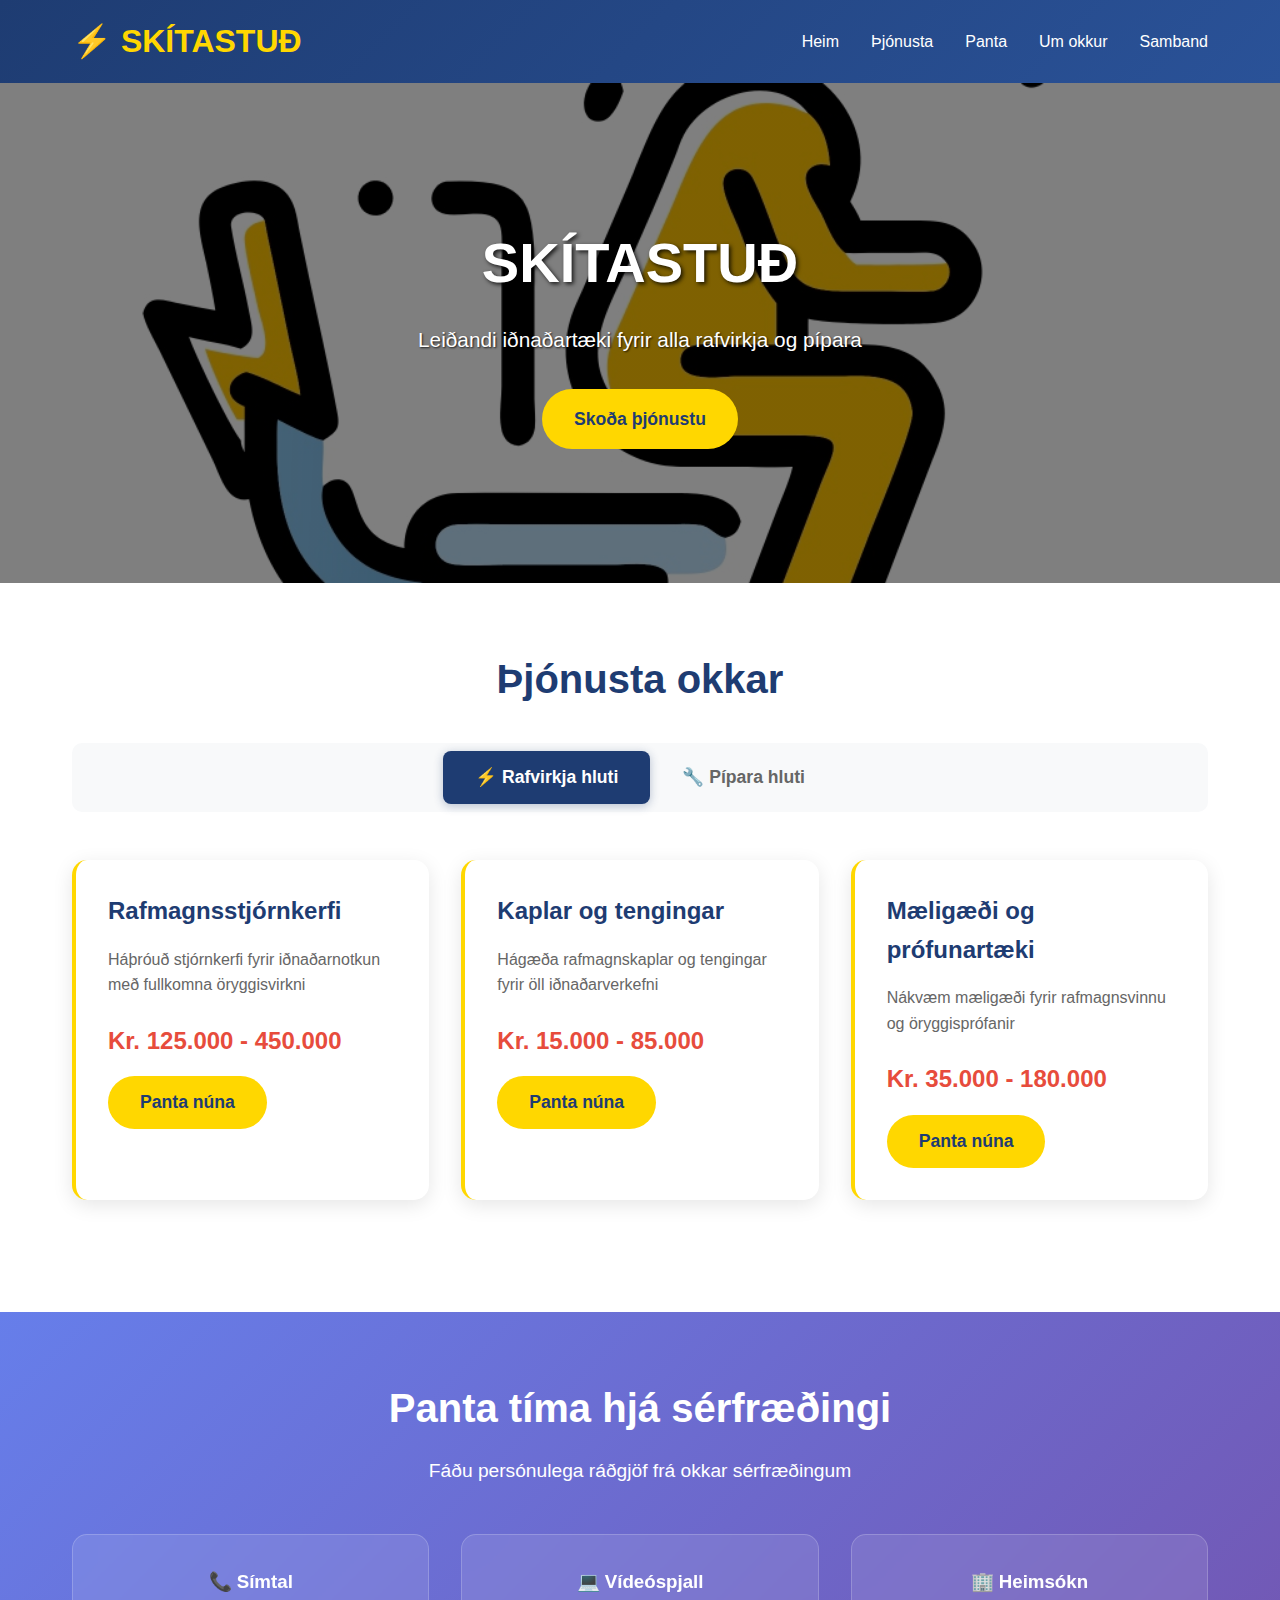
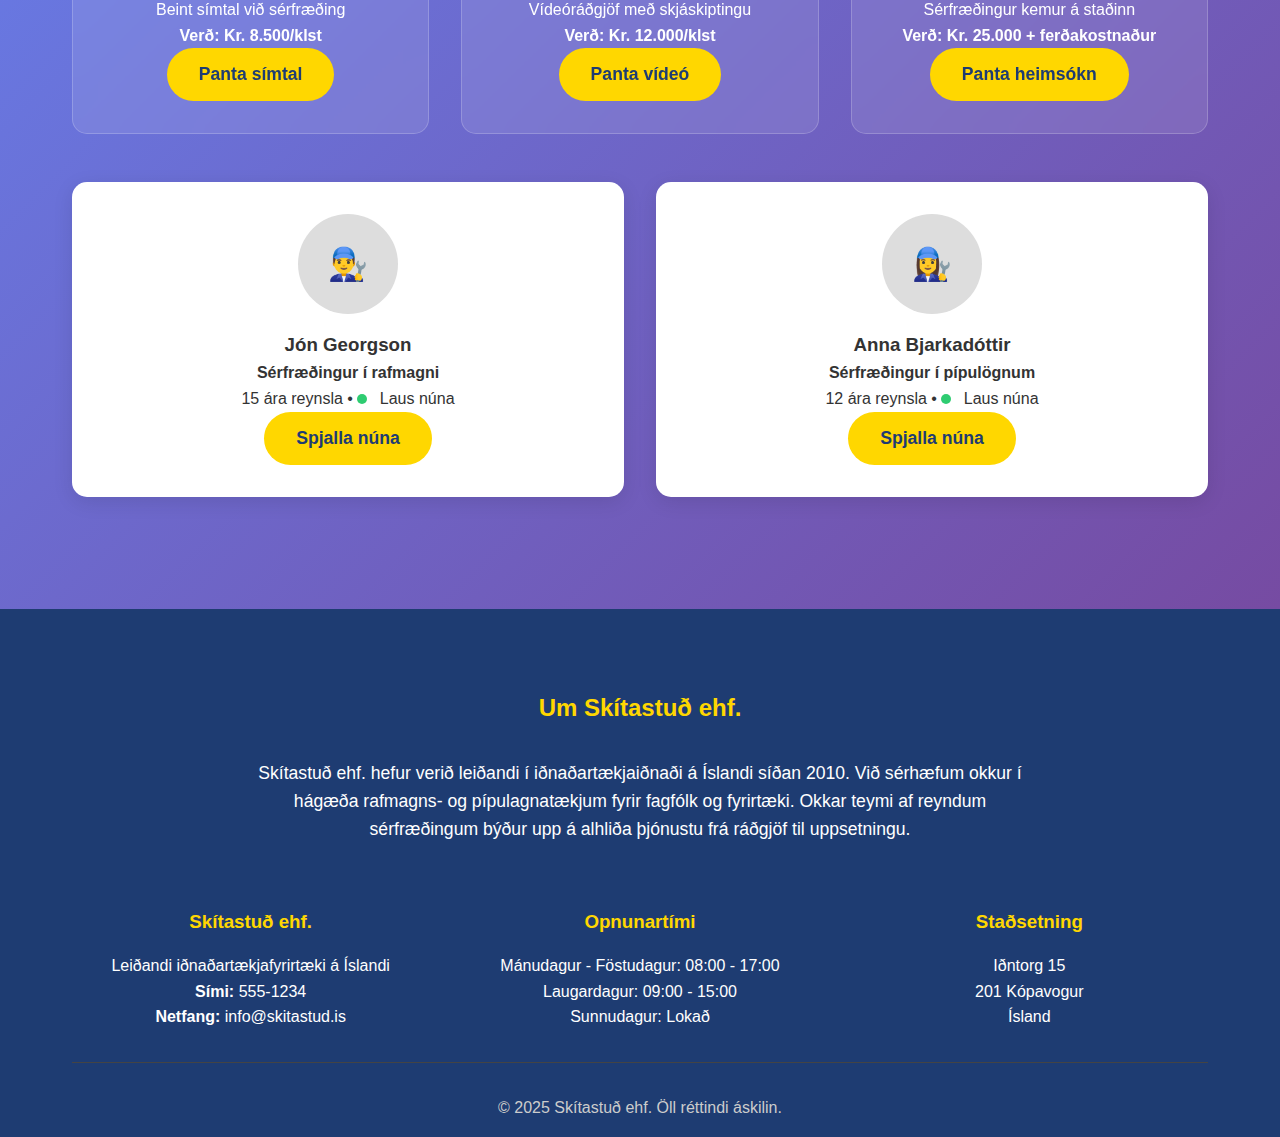
<file: index.html>
<!DOCTYPE html>
<html lang="is">
<head>
    <meta charset="UTF-8">
    <meta name="viewport" content="width=device-width, initial-scale=1.0">
    <title>Skítastuð - Iðnaðartæki ehf.</title>
    <style>
        * {
            margin: 0;
            padding: 0;
            box-sizing: border-box;
        }

        body {
            font-family: 'Arial', sans-serif;
            line-height: 1.6;
            color: #333;
        }

        .header {
            background: linear-gradient(135deg, #1e3c72, #2a5298);
            color: white;
            padding: 1rem 0;
            box-shadow: 0 2px 10px rgba(0,0,0,0.1);
        }

        .nav-container {
            max-width: 1200px;
            margin: 0 auto;
            display: flex;
            justify-content: space-between;
            align-items: center;
            padding: 0 2rem;
        }

        .logo {
            font-size: 2rem;
            font-weight: bold;
            color: #ffd700;
        }

        .nav-menu {
            display: flex;
            list-style: none;
            gap: 2rem;
        }

        .nav-menu a {
            color: white;
            text-decoration: none;
            font-weight: 500;
            transition: color 0.3s;
        }

        .nav-menu a:hover {
            color: #ffd700;
        }

        .hero {
            background: linear-gradient(rgba(0,0,0,0.5), rgba(0,0,0,0.5)), url(./man-on-a-toilet-getting-electrocuted.jpg);
            background-size: cover;
            background-position: center;
            height: 500px;
            display: flex;
            align-items: center;
            justify-content: center;
            text-align: center;
            color: white;
        }

        .hero-content h1 {
            font-size: 3.5rem;
            margin-bottom: 1rem;
            text-shadow: 2px 2px 4px rgba(0,0,0,0.8);
        }

        .hero-content p {
            font-size: 1.3rem;
            margin-bottom: 2rem;
            text-shadow: 1px 1px 2px rgba(0,0,0,0.8);
        }

        .cta-button {
            background: #ffd700;
            color: #1e3c72;
            padding: 1rem 2rem;
            border: none;
            border-radius: 50px;
            font-size: 1.1rem;
            font-weight: bold;
            cursor: pointer;
            transition: all 0.3s;
            text-decoration: none;
            display: inline-block;
        }

        .cta-button:hover {
            background: #ffed4e;
            transform: translateY(-2px);
            box-shadow: 0 5px 15px rgba(255,215,0,0.4);
        }

        .container {
            max-width: 1200px;
            margin: 0 auto;
            padding: 0 2rem;
        }

        .section {
            padding: 4rem 0;
        }

        .tabs {
            display: flex;
            justify-content: center;
            margin-bottom: 3rem;
            background: #f8f9fa;
            border-radius: 10px;
            padding: 0.5rem;
        }

        .tab-button {
            padding: 1rem 2rem;
            background: none;
            border: none;
            cursor: pointer;
            font-size: 1.1rem;
            font-weight: 600;
            border-radius: 8px;
            transition: all 0.3s;
            color: #666;
        }

        .tab-button.active {
            background: #1e3c72;
            color: white;
            box-shadow: 0 2px 10px rgba(30,60,114,0.3);
        }

        .tab-content {
            display: none;
        }

        .tab-content.active {
            display: block;
            animation: fadeIn 0.5s;
        }

        @keyframes fadeIn {
            from { opacity: 0; transform: translateY(20px); }
            to { opacity: 1; transform: translateY(0); }
        }

        .services-grid {
            display: grid;
            grid-template-columns: repeat(auto-fit, minmax(300px, 1fr));
            gap: 2rem;
            margin: 3rem 0;
        }

        .service-card {
            background: white;
            padding: 2rem;
            border-radius: 15px;
            box-shadow: 0 5px 20px rgba(0,0,0,0.1);
            transition: transform 0.3s, box-shadow 0.3s;
            border-left: 4px solid #ffd700;
        }

        .service-card:hover {
            transform: translateY(-5px);
            box-shadow: 0 8px 30px rgba(0,0,0,0.15);
        }

        .service-card h3 {
            color: #1e3c72;
            margin-bottom: 1rem;
            font-size: 1.5rem;
        }

        .service-card p {
            color: #666;
            margin-bottom: 1.5rem;
        }

        .price {
            font-size: 1.5rem;
            font-weight: bold;
            color: #e74c3c;
            margin-bottom: 1rem;
        }

        .order-form {
            background: #f8f9fa;
            padding: 2rem;
            border-radius: 15px;
            margin: 2rem 0;
        }

        .form-group {
            margin-bottom: 1.5rem;
        }

        .form-group label {
            display: block;
            margin-bottom: 0.5rem;
            font-weight: 600;
            color: #1e3c72;
        }

        .form-group input,
        .form-group select,
        .form-group textarea {
            width: 100%;
            padding: 0.8rem;
            border: 2px solid #ddd;
            border-radius: 8px;
            font-size: 1rem;
            transition: border-color 0.3s;
        }

        .form-group input:focus,
        .form-group select:focus,
        .form-group textarea:focus {
            outline: none;
            border-color: #1e3c72;
        }

        .booking-section {
            background: linear-gradient(135deg, #667eea, #764ba2);
            color: white;
            padding: 4rem 0;
            text-align: center;
        }

        .booking-grid {
            display: grid;
            grid-template-columns: repeat(auto-fit, minmax(250px, 1fr));
            gap: 2rem;
            margin: 3rem 0;
        }

        .booking-card {
            background: rgba(255,255,255,0.1);
            padding: 2rem;
            border-radius: 15px;
            backdrop-filter: blur(10px);
            border: 1px solid rgba(255,255,255,0.2);
        }

        .expert-card {
            background: white;
            color: #333;
            padding: 2rem;
            border-radius: 15px;
            box-shadow: 0 5px 20px rgba(0,0,0,0.1);
            text-align: center;
        }

        .expert-photo {
            width: 100px;
            height: 100px;
            border-radius: 50%;
            background: #ddd;
            margin: 0 auto 1rem;
            display: flex;
            align-items: center;
            justify-content: center;
            font-size: 2rem;
        }

        .modal {
            display: none;
            position: fixed;
            top: 0;
            left: 0;
            width: 100%;
            height: 100%;
            background: rgba(0,0,0,0.8);
            z-index: 1000;
            justify-content: center;
            align-items: center;
        }

        .modal-content {
            background: white;
            padding: 2rem;
            border-radius: 15px;
            max-width: 500px;
            width: 90%;
            max-height: 80%;
            overflow-y: auto;
        }

        .close {
            float: right;
            font-size: 2rem;
            cursor: pointer;
            color: #999;
        }

        .close:hover {
            color: #333;
        }

        .footer {
            background: #1e3c72;
            color: white;
            padding: 3rem 0 1rem;
            text-align: center;
        }

        .footer-grid {
            display: grid;
            grid-template-columns: repeat(auto-fit, minmax(250px, 1fr));
            gap: 2rem;
            margin-bottom: 2rem;
        }

        .footer-section h3 {
            color: #ffd700;
            margin-bottom: 1rem;
        }

        .status-indicator {
            display: inline-block;
            width: 10px;
            height: 10px;
            border-radius: 50%;
            background: #2ecc71;
            margin-right: 0.5rem;
            animation: pulse 2s infinite;
        }

        @keyframes pulse {
            0% { opacity: 1; }
            50% { opacity: 0.5; }
            100% { opacity: 1; }
        }

        @media (max-width: 768px) {
            .nav-container {
                flex-direction: column;
                gap: 1rem;
            }

            .hero-content h1 {
                font-size: 2.5rem;
            }

            .tabs {
                flex-direction: column;
            }
        }
    </style>
</head>
<body>
    <header class="header">
        <div class="nav-container">
            <div class="logo">⚡ SKÍTASTUÐ</div>
            <nav>
                <ul class="nav-menu">
                    <li><a href="#heim">Heim</a></li>
                    <li><a href="#thjonusta">Þjónusta</a></li>
                    <li><a href="#panta">Panta</a></li>
                    <li><a href="#um-okkur">Um okkur</a></li>
                    <li><a href="#samband">Samband</a></li>
                </ul>
            </nav>
        </div>
    </header>

    <section class="hero" id="heim">
        <div class="hero-content">
            <h1>SKÍTASTUÐ</h1>
            <p>Leiðandi iðnaðartæki fyrir alla rafvirkja og pípara</p>
            <a href="#thjonusta" class="cta-button">Skoða þjónustu</a>
        </div>
    </section>

    <section class="section" id="thjonusta">
        <div class="container">
            <h2 style="text-align: center; font-size: 2.5rem; color: #1e3c72; margin-bottom: 2rem;">Þjónusta okkar</h2>
            
            <div class="tabs">
                <button class="tab-button active" onclick="showTab('rafvirkja')">⚡ Rafvirkja hluti</button>
                <button class="tab-button" onclick="showTab('pipara')">🔧 Pípara hluti</button>
            </div>

            <div id="rafvirkja" class="tab-content active">
                <div class="services-grid">
                    <div class="service-card">
                        <h3>Rafmagnsstjórnkerfi</h3>
                        <p>Háþróuð stjórnkerfi fyrir iðnaðarnotkun með fullkomna öryggisvirkni</p>
                        <div class="price">Kr. 125.000 - 450.000</div>
                        <button class="cta-button" onclick="openOrderModal('Rafmagnsstjórnkerfi')">Panta núna</button>
                    </div>
                    <div class="service-card">
                        <h3>Kaplar og tengingar</h3>
                        <p>Hágæða rafmagnskaplar og tengingar fyrir öll iðnaðarverkefni</p>
                        <div class="price">Kr. 15.000 - 85.000</div>
                        <button class="cta-button" onclick="openOrderModal('Kaplar og tengingar')">Panta núna</button>
                    </div>
                    <div class="service-card">
                        <h3>Mæligæði og prófunartæki</h3>
                        <p>Nákvæm mæligæði fyrir rafmagnsvinnu og öryggisprófanir</p>
                        <div class="price">Kr. 35.000 - 180.000</div>
                        <button class="cta-button" onclick="openOrderModal('Mæligæði')">Panta núna</button>
                    </div>
                </div>
            </div>

            <div id="pipara" class="tab-content">
                <div class="services-grid">
                    <div class="service-card">
                        <h3>Pípulagnir og festingar</h3>
                        <p>Öll pípukerfi fyrir vatn, hita og loftræstingu með faglegri uppsetningu</p>
                        <div class="price">Kr. 45.000 - 320.000</div>
                        <button class="cta-button" onclick="openOrderModal('Pípulagnir')">Panta núna</button>
                    </div>
                    <div class="service-card">
                        <h3>Dælur og þrýstijafnvægi</h3>
                        <p>Háþrýstidælur og þrýstistýrikerfi fyrir iðnaðarnotkun</p>
                        <div class="price">Kr. 85.000 - 550.000</div>
                        <button class="cta-button" onclick="openOrderModal('Dælur')">Panta núna</button>
                    </div>
                    <div class="service-card">
                        <h3>Hitakerfi og stýringar</h3>
                        <p>Sjálfvirk hitakerfi með snjallstýringum og orkunýtni</p>
                        <div class="price">Kr. 95.000 - 680.000</div>
                        <button class="cta-button" onclick="openOrderModal('Hitakerfi')">Panta núna</button>
                    </div>
                </div>
            </div>
        </div>
    </section>

    <section class="booking-section" id="panta">
        <div class="container">
            <h2 style="font-size: 2.5rem; margin-bottom: 1rem;">Panta tíma hjá sérfræðingi</h2>
            <p style="font-size: 1.2rem; margin-bottom: 3rem;">Fáðu persónulega ráðgjöf frá okkar sérfræðingum</p>
            
            <div class="booking-grid">
                <div class="booking-card">
                    <h3>📞 Símtal</h3>
                    <p>Beint símtal við sérfræðing</p>
                    <p><strong>Verð: Kr. 8.500/klst</strong></p>
                    <button class="cta-button" onclick="openBookingModal('phone')">Panta símtal</button>
                </div>
                <div class="booking-card">
                    <h3>💻 Vídeóspjall</h3>
                    <p>Vídeóráðgjöf með skjáskiptingu</p>
                    <p><strong>Verð: Kr. 12.000/klst</strong></p>
                    <button class="cta-button" onclick="openBookingModal('video')">Panta vídeó</button>
                </div>
                <div class="booking-card">
                    <h3>🏢 Heimsókn</h3>
                    <p>Sérfræðingur kemur á staðinn</p>
                    <p><strong>Verð: Kr. 25.000 + ferðakostnaður</strong></p>
                    <button class="cta-button" onclick="openBookingModal('visit')">Panta heimsókn</button>
                </div>
            </div>

            <div class="booking-grid" style="margin-top: 3rem;">
                <div class="expert-card">
                    <div class="expert-photo">👨‍🔧</div>
                    <h3>Jón Georgson</h3>
                    <p><strong>Sérfræðingur í rafmagni</strong></p>
                    <p>15 ára reynsla • <span class="status-indicator"></span> Laus núna</p>
                    <button class="cta-button" onclick="chatWithExpert('Jón Georgson')">Spjalla núna</button>
                </div>
                <div class="expert-card">
                    <div class="expert-photo">👩‍🔧</div>
                    <h3>Anna Bjarkadóttir</h3>
                    <p><strong>Sérfræðingur í pípulögnum</strong></p>
                    <p>12 ára reynsla • <span class="status-indicator"></span> Laus núna</p>
                    <button class="cta-button" onclick="chatWithExpert('Anna Bjarkadóttir')">Spjalla núna</button>
                </div>
            </div>
        </div>
    </section>

    <!-- Order Modal -->
    <div id="orderModal" class="modal">
        <div class="modal-content">
            <span class="close" onclick="closeModal('orderModal')">&times;</span>
            <h3 id="orderTitle">Panta þjónustu</h3>
            <form class="order-form" onsubmit="submitOrder(event)">
                <div class="form-group">
                    <label>Nafn:</label>
                    <input type="text" id="orderName" required>
                </div>
                <div class="form-group">
                    <label>Sími:</label>
                    <input type="tel" id="orderPhone" required>
                </div>
                <div class="form-group">
                    <label>Netfang:</label>
                    <input type="email" id="orderEmail" required>
                </div>
                <div class="form-group">
                    <label>Fyrirtæki:</label>
                    <input type="text" id="orderCompany">
                </div>
                <div class="form-group">
                    <label>Þjónusta:</label>
                    <select id="orderService" required>
                        <option value="">Veldu þjónustu</option>
                        <option value="Rafmagnsstjórnkerfi">Rafmagnsstjórnkerfi</option>
                        <option value="Kaplar og tengingar">Kaplar og tengingar</option>
                        <option value="Mæligæði">Mæligæði og prófunartæki</option>
                        <option value="Pípulagnir">Pípulagnir og festingar</option>
                        <option value="Dælur">Dælur og þrýstijafnvægi</option>
                        <option value="Hitakerfi">Hitakerfi og stýringar</option>
                    </select>
                </div>
                <div class="form-group">
                    <label>Lýsing á verkefni:</label>
                    <textarea id="orderDescription" rows="4" placeholder="Lýstu verkefninu þínu..."></textarea>
                </div>
                <div class="form-group">
                    <label>Æskilegur tími:</label>
                    <input type="datetime-local" id="orderDate">
                </div>
                <button type="submit" class="cta-button" style="width: 100%;">Senda beiðni og fá tilboð</button>
            </form>
        </div>
    </div>

    <!-- Booking Modal -->
    <div id="bookingModal" class="modal">
        <div class="modal-content">
            <span class="close" onclick="closeModal('bookingModal')">&times;</span>
            <h3 id="bookingTitle">Bóka tíma</h3>
            <form class="order-form" onsubmit="submitBooking(event)">
                <div class="form-group">
                    <label>Nafn:</label>
                    <input type="text" id="bookingName" required>
                </div>
                <div class="form-group">
                    <label>Sími:</label>
                    <input type="tel" id="bookingPhone" required>
                </div>
                <div class="form-group">
                    <label>Netfang:</label>
                    <input type="email" id="bookingEmail" required>
                </div>
                <div class="form-group">
                    <label>Tími:</label>
                    <input type="datetime-local" id="bookingDate" required>
                </div>
                <div class="form-group">
                    <label>Áætlaður tími (klst):</label>
                    <select id="bookingDuration" required>
                        <option value="1">1 klukkustund</option>
                        <option value="2">2 klukkustundir</option>
                        <option value="3">3 klukkustundir</option>
                        <option value="4">4 klukkustundir</option>
                    </select>
                </div>
                <div class="form-group">
                    <label>Lýsing á vandamáli:</label>
                    <textarea id="bookingDescription" rows="4" placeholder="Lýstu því sem þú þarft hjálp við..."></textarea>
                </div>
                <button type="submit" class="cta-button" style="width: 100%;">Staðfesta bókun</button>
            </form>
        </div>
    </div>

    <!-- Chat Modal -->
    <div id="chatModal" class="modal">
        <div class="modal-content">
            <span class="close" onclick="closeModal('chatModal')">&times;</span>
            <h3 id="chatTitle">Spjall við sérfræðing</h3>
            <div id="chatMessages" style="height: 300px; border: 1px solid #ddd; padding: 1rem; overflow-y: auto; margin-bottom: 1rem; background: #f9f9f9;">
                <div style="color: #666; font-style: italic;">Tengist við sérfræðing...</div>
            </div>
            <div style="display: flex; gap: 1rem;">
                <input type="text" id="chatInput" placeholder="Skrifaðu skilaboð..." style="flex: 1; padding: 0.8rem; border: 1px solid #ddd; border-radius: 5px;">
                <button onclick="sendMessage()" class="cta-button">Senda</button>
            </div>
        </div>
    </div>

    <footer class="footer" id="samband">
        <div class="container">
            <div style="text-align: center; padding: 2rem 0;">
                <h2 style="color: #ffd700; margin-bottom: 2rem;">Um Skítastuð ehf.</h2>
                <p style="font-size: 1.1rem; margin-bottom: 2rem; max-width: 800px; margin-left: auto; margin-right: auto;">
                    Skítastuð ehf. hefur verið leiðandi í iðnaðartækjaiðnaði á Íslandi síðan 2010. 
                    Við sérhæfum okkur í hágæða rafmagns- og pípulagnatækjum fyrir fagfólk og fyrirtæki.
                    Okkar teymi af reyndum sérfræðingum býður upp á alhliða þjónustu frá ráðgjöf til uppsetningu.
                </p>
            </div>
            <div class="footer-grid">
                <div class="footer-section">
                    <h3>Skítastuð ehf.</h3>
                    <p>Leiðandi iðnaðartækjafyrirtæki á Íslandi</p>
                    <p><strong>Sími:</strong> 555-1234</p>
                    <p><strong>Netfang:</strong> info@skitastud.is</p>
                </div>
                <div class="footer-section">
                    <h3>Opnunartími</h3>
                    <p>Mánudagur - Föstudagur: 08:00 - 17:00</p>
                    <p>Laugardagur: 09:00 - 15:00</p>
                    <p>Sunnudagur: Lokað</p>
                </div>
                <div class="footer-section">
                    <h3>Staðsetning</h3>
                    <p>Iðntorg 15</p>
                    <p>201 Kópavogur</p>
                    <p>Ísland</p>
                </div>
            </div>
            <div style="text-align: center; padding-top: 2rem; border-top: 1px solid #444; color: #ccc;">
                <p>&copy; 2025 Skítastuð ehf. Öll réttindi áskilin.</p>
            </div>
        </div>
    </footer>

    <script>
        // Tab functionality
        function showTab(tabName) {
            // Hide all tab content
            const tabContents = document.querySelectorAll('.tab-content');
            tabContents.forEach(content => content.classList.remove('active'));
            
            // Remove active class from all buttons
            const tabButtons = document.querySelectorAll('.tab-button');
            tabButtons.forEach(button => button.classList.remove('active'));
            
            // Show selected tab content
            document.getElementById(tabName).classList.add('active');
            
            // Add active class to clicked button
            event.target.classList.add('active');
        }

        // Modal functionality
        function openOrderModal(serviceName) {
            document.getElementById('orderModal').style.display = 'flex';
            document.getElementById('orderTitle').textContent = `Panta: ${serviceName}`;
            document.getElementById('orderService').value = serviceName;
        }

        function openBookingModal(type) {
            document.getElementById('bookingModal').style.display = 'flex';
            const titles = {
                'phone': 'Bóka símtal við sérfræðing',
                'video': 'Bóka vídeóráðgjöf',
                'visit': 'Bóka heimsókn'
            };
            document.getElementById('bookingTitle').textContent = titles[type];
        }

        function closeModal(modalId) {
            document.getElementById(modalId).style.display = 'none';
        }

        // Close modal when clicking outside
        window.onclick = function(event) {
            if (event.target.classList.contains('modal')) {
                event.target.style.display = 'none';
            }
        }

        // Form submissions
        function submitOrder(event) {
            event.preventDefault();
            
            const formData = {
                name: document.getElementById('orderName').value,
                phone: document.getElementById('orderPhone').value,
                email: document.getElementById('orderEmail').value,
                company: document.getElementById('orderCompany').value,
                service: document.getElementById('orderService').value,
                description: document.getElementById('orderDescription').value,
                date: document.getElementById('orderDate').value
            };
            
            // Simulate order processing
            alert(`Takk fyrir pöntunina, ${formData.name}!\n\nVi munum senda þér tilboð innan 24 klst á netfangið ${formData.email}.\n\nPöntunar númer: SK${Math.floor(Math.random() * 10000)}`);
            closeModal('orderModal');
            
            // Reset form
            event.target.reset();
        }

        function submitBooking(event) {
            event.preventDefault();
            
            const formData = {
                name: document.getElementById('bookingName').value,
                phone: document.getElementById('bookingPhone').value,
                email: document.getElementById('bookingEmail').value,
                date: document.getElementById('bookingDate').value,
                duration: document.getElementById('bookingDuration').value,
                description: document.getElementById('bookingDescription').value
            };
            
            const bookingDate = new Date(formData.date);
            const cost = parseInt(formData.duration) * 12000; // Example calculation
            
            alert(`Bókun staðfest!\n\nNafn: ${formData.name}\nTími: ${bookingDate.toLocaleString('is-IS')}\nLengd: ${formData.duration} klst\nKostnaður: Kr. ${cost.toLocaleString()}\n\nÞú færð staðfestningu á ${formData.email}`);
            closeModal('bookingModal');
            
            // Reset form
            event.target.reset();
        }

        // Chat functionality
        function chatWithExpert(expertName) {
            document.getElementById('chatModal').style.display = 'flex';
            document.getElementById('chatTitle').textContent = `Spjall við ${expertName}`;
            
            const chatMessages = document.getElementById('chatMessages');
            chatMessages.innerHTML = `
                <div style="background: #e3f2fd; padding: 0.5rem; margin: 0.5rem 0; border-radius: 5px;">
                    <strong>${expertName}:</strong> Halló! Hvað get ég aðstoðað þig við í dag?
                </div>
            `;
        }

        function sendMessage() {
            const input = document.getElementById('chatInput');
            const message = input.value.trim();
            
            if (message) {
                const chatMessages = document.getElementById('chatMessages');
                
                // Add user message
                const userMsg = document.createElement('div');
                userMsg.style.cssText = 'background: #f0f0f0; padding: 0.5rem; margin: 0.5rem 0; border-radius: 5px; text-align: right;';
                userMsg.innerHTML = `<strong>Þú:</strong> ${message}`;
                chatMessages.appendChild(userMsg);
                
                // Clear input
                input.value = '';
                
                // Simulate expert response
                setTimeout(() => {
                    const expertMsg = document.createElement('div');
                    expertMsg.style.cssText = 'background: #e3f2fd; padding: 0.5rem; margin: 0.5rem 0; border-radius: 5px;';
                    
                    const responses = [
                        'Ég skil vandamálið. Gettu gefið mér fleiri upplýsingar?',
                        'Það er gott spunking. Ég mæli með að við skoðum þetta nánar.',
                        'Já, þetta er algeng staða. Ég get hjálpað þér með þessu.',
                        'Láttu mig athuga þetta fyrir þig. Getur þú sent mynd?',
                        'Ágætt, ég þarf að vita meira um kerfið þitt fyrst.'
                    ];
                    
                    const randomResponse = responses[Math.floor(Math.random() * responses.length)];
                    expertMsg.innerHTML = `<strong>Sérfræðingur:</strong> ${randomResponse}`;
                    chatMessages.appendChild(expertMsg);
                    
                    // Scroll to bottom
                    chatMessages.scrollTop = chatMessages.scrollHeight;
                }, 1000 + Math.random() * 2000);
                
                // Scroll to bottom
                chatMessages.scrollTop = chatMessages.scrollHeight;
            }
        }
        
        // Handle Enter key in chat
        document.getElementById('chatInput').addEventListener('keypress', function(e) {
            if (e.key === 'Enter') {
                sendMessage();
            }
        });
</file>
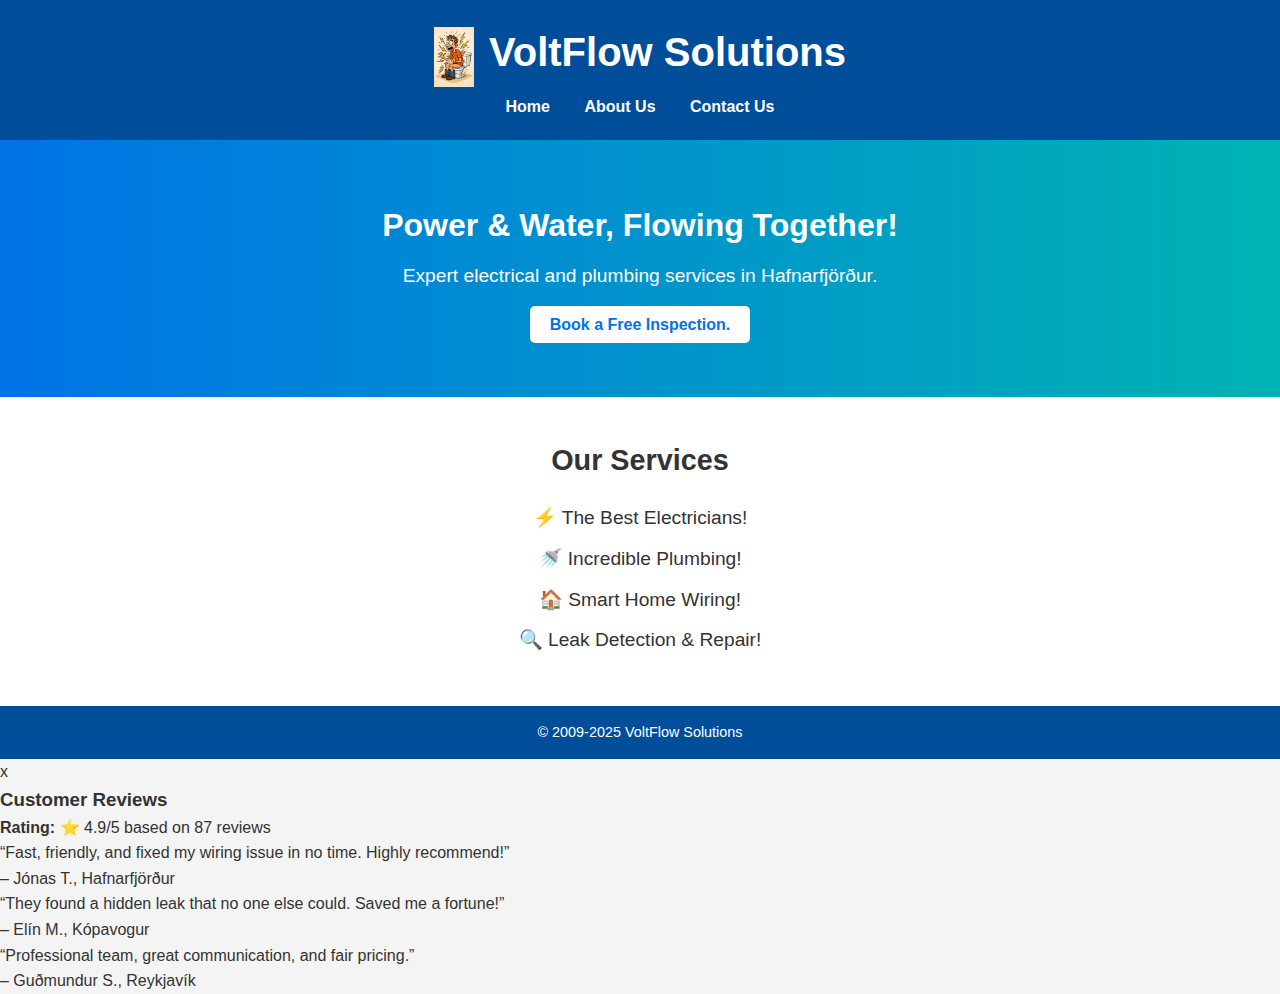
<file: Website/index.html>
<!DOCTYPE html>
<html lang="en">
<head>
  <meta charset="UTF-8" />
  <meta name="viewport" content="width=device-width, initial-scale=1.0" />
  <title>VoltFlow Solutions</title>
  <link rel="stylesheet" href="style.css" />
</head>
<body>
<header>
  <div style="display: flex; align-items: center; justify-content: center; gap: 15px;">
    <img src="voltflow.png" alt="VoltFlow Logo" style="height: 60px;" />
    <h1>VoltFlow Solutions</h1>
  </div>
  <nav>
    <a href="index.html">Home</a>
    <a href="about.html">About Us</a>
    <a href="contact.html">Contact Us</a>
  </nav>
</header>


  <section class="hero">
    <h2>Power & Water, Flowing Together!</h2>
    <p>Expert electrical and plumbing services in Hafnarfjörður.</p>
    <a href="contact.html" class="cta-button">Book a Free Inspection.</a>
  </section>

  <section class="services">
    <h3>Our Services</h3>
    <ul>
      <li>⚡ The Best Electricians!</li>
      <li>🚿 Incredible Plumbing!</li>
      <li>🏠 Smart Home Wiring!</li>
      <li>🔍 Leak Detection & Repair!</li>
    </ul>
  </section>

  <footer>
    <p>&copy; 2009-2025 VoltFlow Solutions</p>
  </footer>
</body>
</html>

x<section class="reviews">
  <h3>Customer Reviews</h3>
  <p><strong>Rating:</strong> ⭐ 4.9/5 based on 87 reviews</p>
  <div class="review-card">
    <p>“Fast, friendly, and fixed my wiring issue in no time. Highly recommend!”</p>
    <span>– Jónas T., Hafnarfjörður</span>
  </div>
  <div class="review-card">
    <p>“They found a hidden leak that no one else could. Saved me a fortune!”</p>
    <span>– Elín M., Kópavogur</span>
  </div>
  <div class="review-card">
    <p>“Professional team, great communication, and fair pricing.”</p>
    <span>– Guðmundur S., Reykjavík</span>
  </div>
</section>
</file>
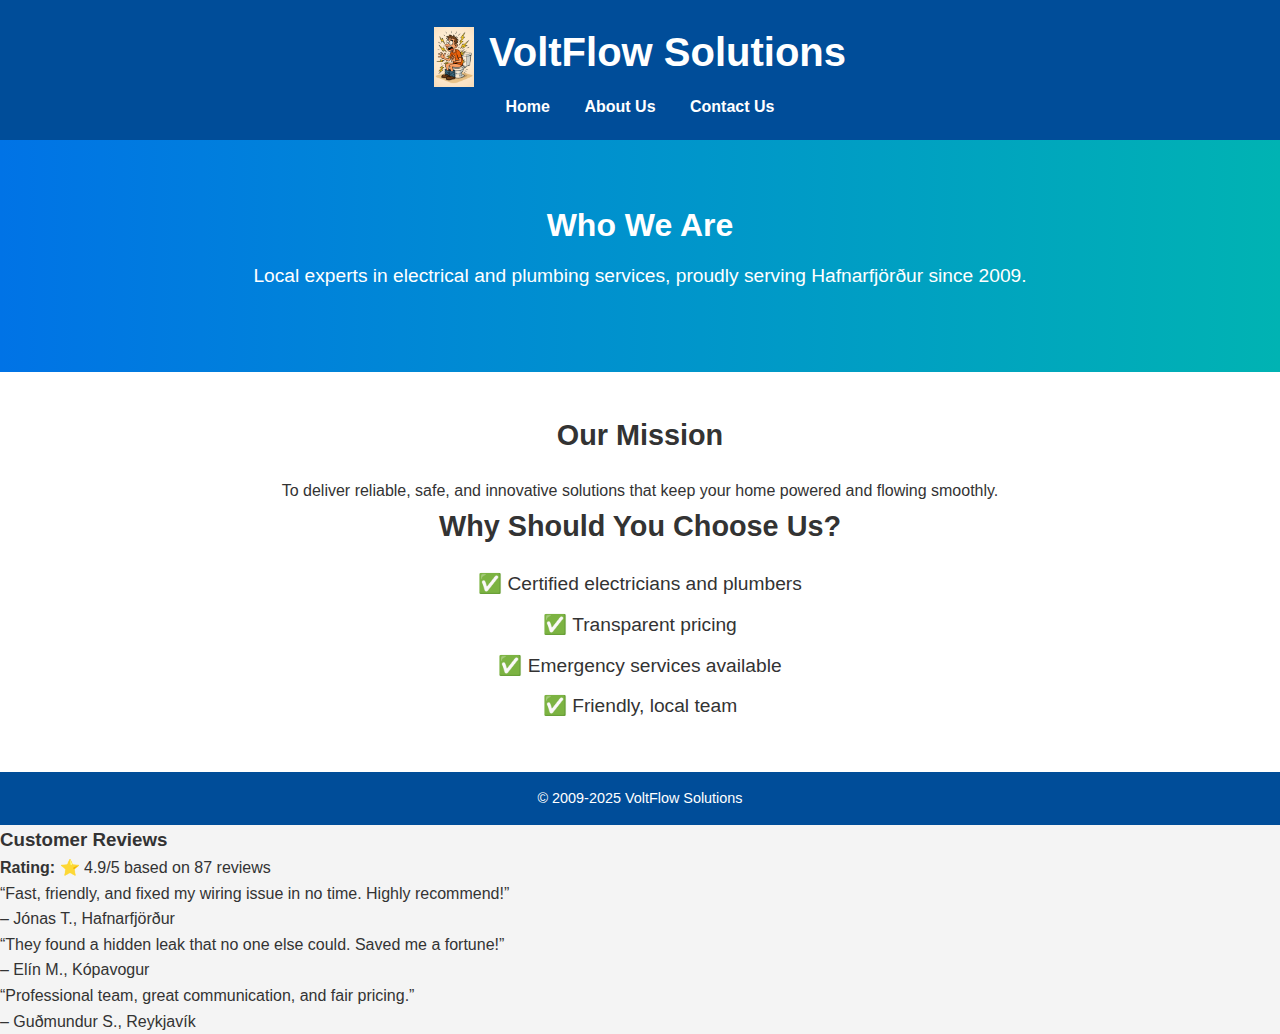
<file: Website/about.html>
<!DOCTYPE html>
<html lang="en">
<head>
  <meta charset="UTF-8" />
  <meta name="viewport" content="width=device-width, initial-scale=1.0" />
  <title>About Us | VoltFlow Solutions</title>
  <link rel="stylesheet" href="style.css" />
</head>
<body>
<header>
  <div style="display: flex; align-items: center; justify-content: center; gap: 15px;">
    <img src="voltflow.png" alt="VoltFlow Logo" style="height: 60px;" />
    <h1>VoltFlow Solutions</h1>
  </div>
  <nav>
    <a href="index.html">Home</a>
    <a href="about.html">About Us</a>
    <a href="contact.html">Contact Us</a>
  </nav>
</header>


  <section class="hero">
    <h2>Who We Are</h2>
    <p>Local experts in electrical and plumbing services, proudly serving Hafnarfjörður since 2009.</p>
  </section>

  <section class="services">
    <h3>Our Mission</h3>
    <p>To deliver reliable, safe, and innovative solutions that keep your home powered and flowing smoothly.</p>
    <h3>Why Should You Choose Us?</h3>
    <ul>
      <li>✅ Certified electricians and plumbers</li>
      <li>✅ Transparent pricing</li>
      <li>✅ Emergency services available</li>
      <li>✅ Friendly, local team</li>
    </ul>
  </section>

  <footer>
    <p>&copy; 2009-2025 VoltFlow Solutions</p>
  </footer>
</body>
</html>

<section class="reviews">
  <h3>Customer Reviews</h3>
  <p><strong>Rating:</strong> ⭐ 4.9/5 based on 87 reviews</p>
  <div class="review-card">
    <p>“Fast, friendly, and fixed my wiring issue in no time. Highly recommend!”</p>
    <span>– Jónas T., Hafnarfjörður</span>
  </div>
  <div class="review-card">
    <p>“They found a hidden leak that no one else could. Saved me a fortune!”</p>
    <span>– Elín M., Kópavogur</span>
  </div>
  <div class="review-card">
    <p>“Professional team, great communication, and fair pricing.”</p>
    <span>– Guðmundur S., Reykjavík</span>
  </div>
</section>
</file>
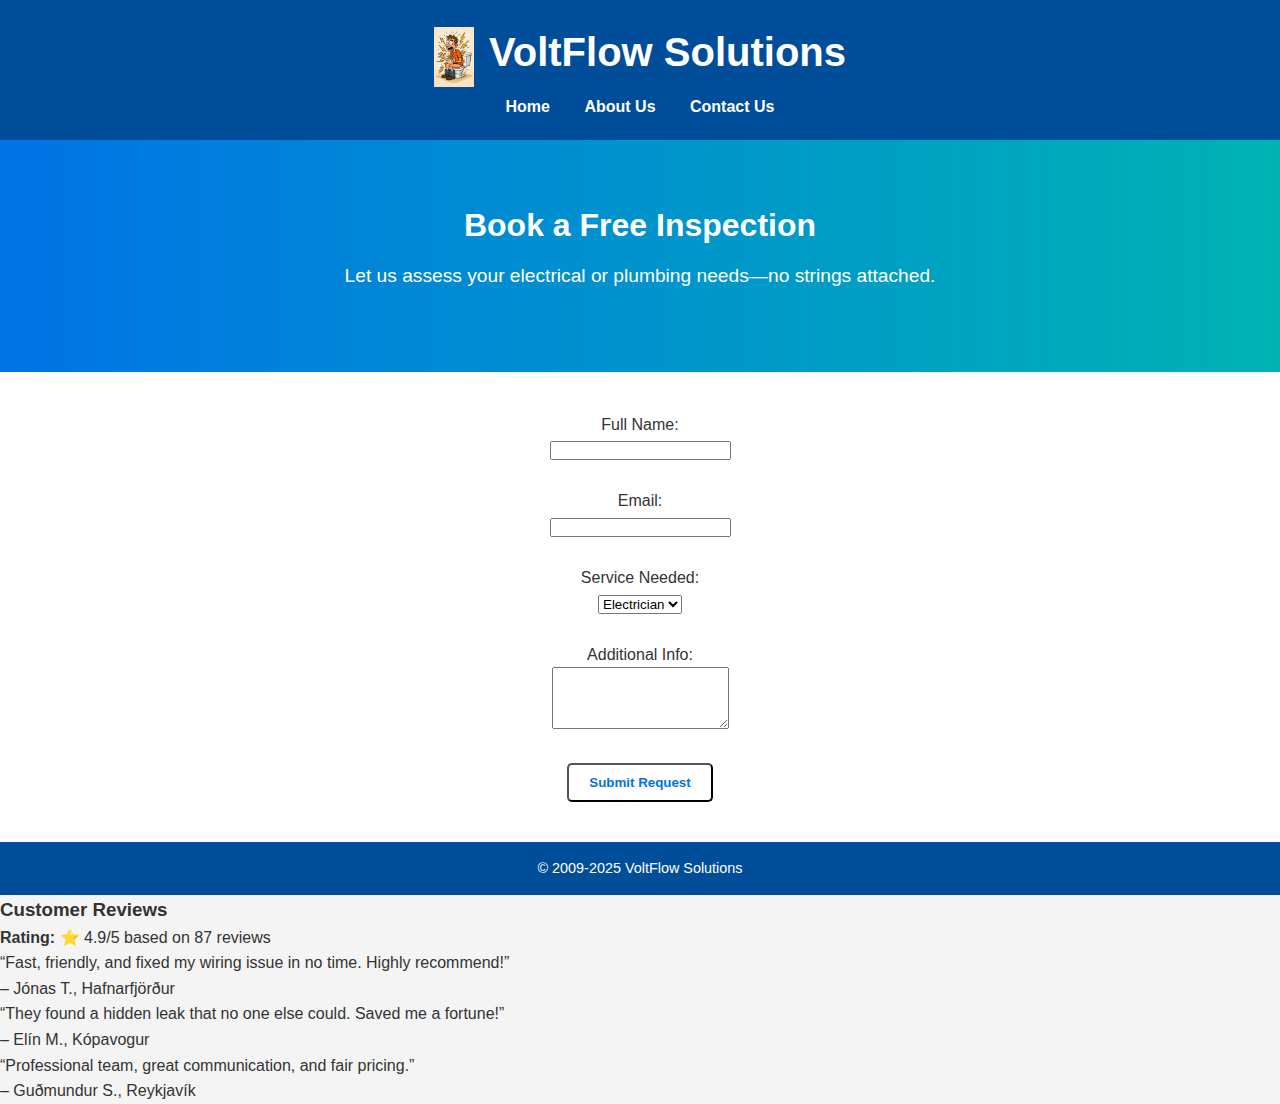
<file: Website/book.html>
<!DOCTYPE html>
<html lang="en">
<head>
  <meta charset="UTF-8" />
  <meta name="viewport" content="width=device-width, initial-scale=1.0" />
  <title>Book a Free Inspection | VoltFlow Solutions</title>
  <link rel="stylesheet" href="style.css" />
</head>
<body>
<header>
  <div style="display: flex; align-items: center; justify-content: center; gap: 15px;">
    <img src="voltflow.png" alt="VoltFlow Logo" style="height: 60px;" />
    <h1>VoltFlow Solutions</h1>
  </div>
  <nav>
    <a href="index.html">Home</a>
    <a href="about.html">About Us</a>
    <a href="contact.html">Contact Us</a>
  </nav>
</header>


  <section class="hero">
    <h2>Book a Free Inspection</h2>
    <p>Let us assess your electrical or plumbing needs—no strings attached.</p>
  </section>

  <section class="services">
    <form action="#" method="post">
      <label for="name">Full Name:</label><br />
      <input type="text" id="name" name="name" required /><br /><br />

      <label for="email">Email:</label><br />
      <input type="email" id="email" name="email" required /><br /><br />

      <label for="service">Service Needed:</label><br />
      <select id="service" name="service">
        <option value="electrician">Electrician</option>
        <option value="plumber">Plumber</option>
        <option value="both">Both</option>
      </select><br /><br />

      <label for="message">Additional Info:</label><br />
      <textarea id="message" name="message" rows="4"></textarea><br /><br />

      <button type="submit" class="cta-button">Submit Request</button>
    </form>
  </section>

  <footer>
    <p>&copy; 2009-2025 VoltFlow Solutions</p>
  </footer>
</body>
</html>

<section class="reviews">
  <h3>Customer Reviews</h3>
  <p><strong>Rating:</strong> ⭐ 4.9/5 based on 87 reviews</p>
  <div class="review-card">
    <p>“Fast, friendly, and fixed my wiring issue in no time. Highly recommend!”</p>
    <span>– Jónas T., Hafnarfjörður</span>
  </div>
  <div class="review-card">
    <p>“They found a hidden leak that no one else could. Saved me a fortune!”</p>
    <span>– Elín M., Kópavogur</span>
  </div>
  <div class="review-card">
    <p>“Professional team, great communication, and fair pricing.”</p>
    <span>– Guðmundur S., Reykjavík</span>
  </div>
</section>
</file>
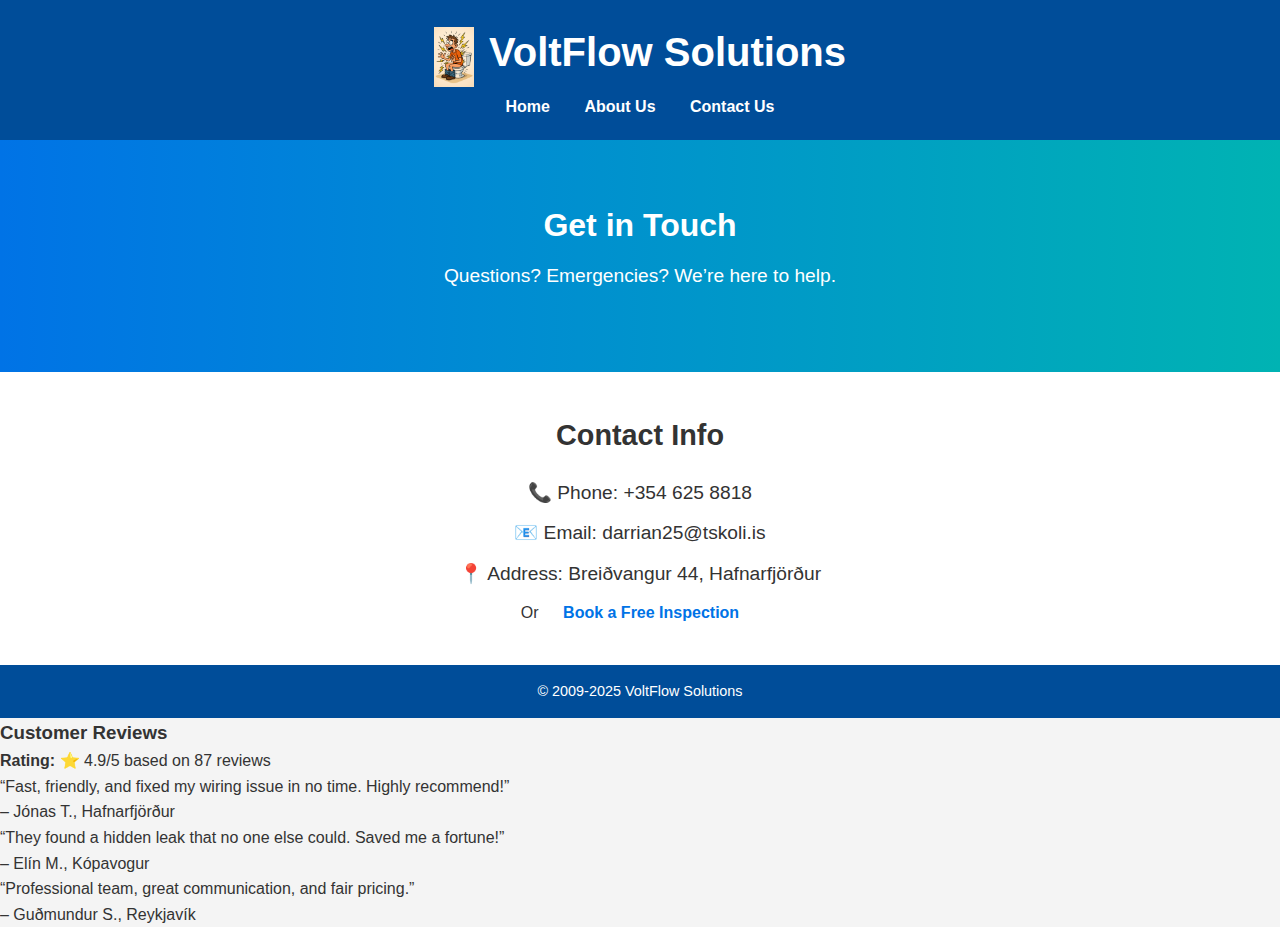
<file: Website/contact.html>
<!DOCTYPE html>
<html lang="en">
<head>
  <meta charset="UTF-8" />
  <meta name="viewport" content="width=device-width, initial-scale=1.0" />
  <title>Contact Us | VoltFlow Solutions</title>
  <link rel="stylesheet" href="style.css" />
</head>
<body>
<header>
  <div style="display: flex; align-items: center; justify-content: center; gap: 15px;">
    <img src="voltflow.png" alt="VoltFlow Logo" style="height: 60px;" />
    <h1>VoltFlow Solutions</h1>
  </div>
  <nav>
    <a href="index.html">Home</a>
    <a href="about.html">About Us</a>
    <a href="contact.html">Contact Us</a>
  </nav>
</header>


  <section class="hero">
    <h2>Get in Touch</h2>
    <p>Questions? Emergencies? We’re here to help.</p>
  </section>

  <section class="services">
    <h3>Contact Info</h3>
    <ul>
      <li>📞 Phone: +354 625 8818</li>
      <li>📧 Email: darrian25@tskoli.is</li>
      <li>📍 Address: Breiðvangur 44, Hafnarfjörður</li>
    </ul>
    <p>Or <a href="book.html" class="cta-button">Book a Free Inspection</a></p>
  </section>

  <footer>
    <p>&copy; 2009-2025 VoltFlow Solutions</p>
  </footer>
</body>
</html>

<section class="reviews">
  <h3>Customer Reviews</h3>
  <p><strong>Rating:</strong> ⭐ 4.9/5 based on 87 reviews</p>
  <div class="review-card">
    <p>“Fast, friendly, and fixed my wiring issue in no time. Highly recommend!”</p>
    <span>– Jónas T., Hafnarfjörður</span>
  </div>
  <div class="review-card">
    <p>“They found a hidden leak that no one else could. Saved me a fortune!”</p>
    <span>– Elín M., Kópavogur</span>
  </div>
  <div class="review-card">
    <p>“Professional team, great communication, and fair pricing.”</p>
    <span>– Guðmundur S., Reykjavík</span>
  </div>
</section>
</file>
<file: Website/style.css>
/* Reset some default styles */
* {
  margin: 0;
  padding: 0;
  box-sizing: border-box;
}

body {
  font-family: 'Segoe UI', Tahoma, Geneva, Verdana, sans-serif;
  background-color: #f4f4f4;
  color: #333;
  line-height: 1.6;
}

/* Header styles */
header {
  background-color: #004d99;
  color: #fff;
  padding: 20px 0;
  text-align: center;
}

header h1 {
  font-size: 2.5em;
  margin-bottom: 10px;
}

nav a {
  color: #fff;
  margin: 0 15px;
  text-decoration: none;
  font-weight: bold;
}

nav a:hover {
  text-decoration: underline;
}

/* Hero section */
.hero {
  background: linear-gradient(to right, #0073e6, #00b3b3);
  color: white;
  padding: 60px 20px;
  text-align: center;
}

.hero h2 {
  font-size: 2em;
  margin-bottom: 10px;
}

.hero p {
  font-size: 1.2em;
  margin-bottom: 20px;
}

.cta-button {
  background-color: #fff;
  color: #0073e6;
  padding: 10px 20px;
  border-radius: 5px;
  text-decoration: none;
  font-weight: bold;
}

.cta-button:hover {
  background-color: #e6f7ff;
}

/* Services section */
.services {
  padding: 40px 20px;
  background-color: #fff;
  text-align: center;
}

.services h3 {
  font-size: 1.8em;
  margin-bottom: 20px;
}

.services ul {
  list-style: none;
}

.services li {
  font-size: 1.2em;
  margin: 10px 0;
}

/* Footer */
footer {
  background-color: #004d99;
  color: #fff;
  text-align: center;
  padding: 15px 0;
  font-size: 0.9em;
}
</file>
